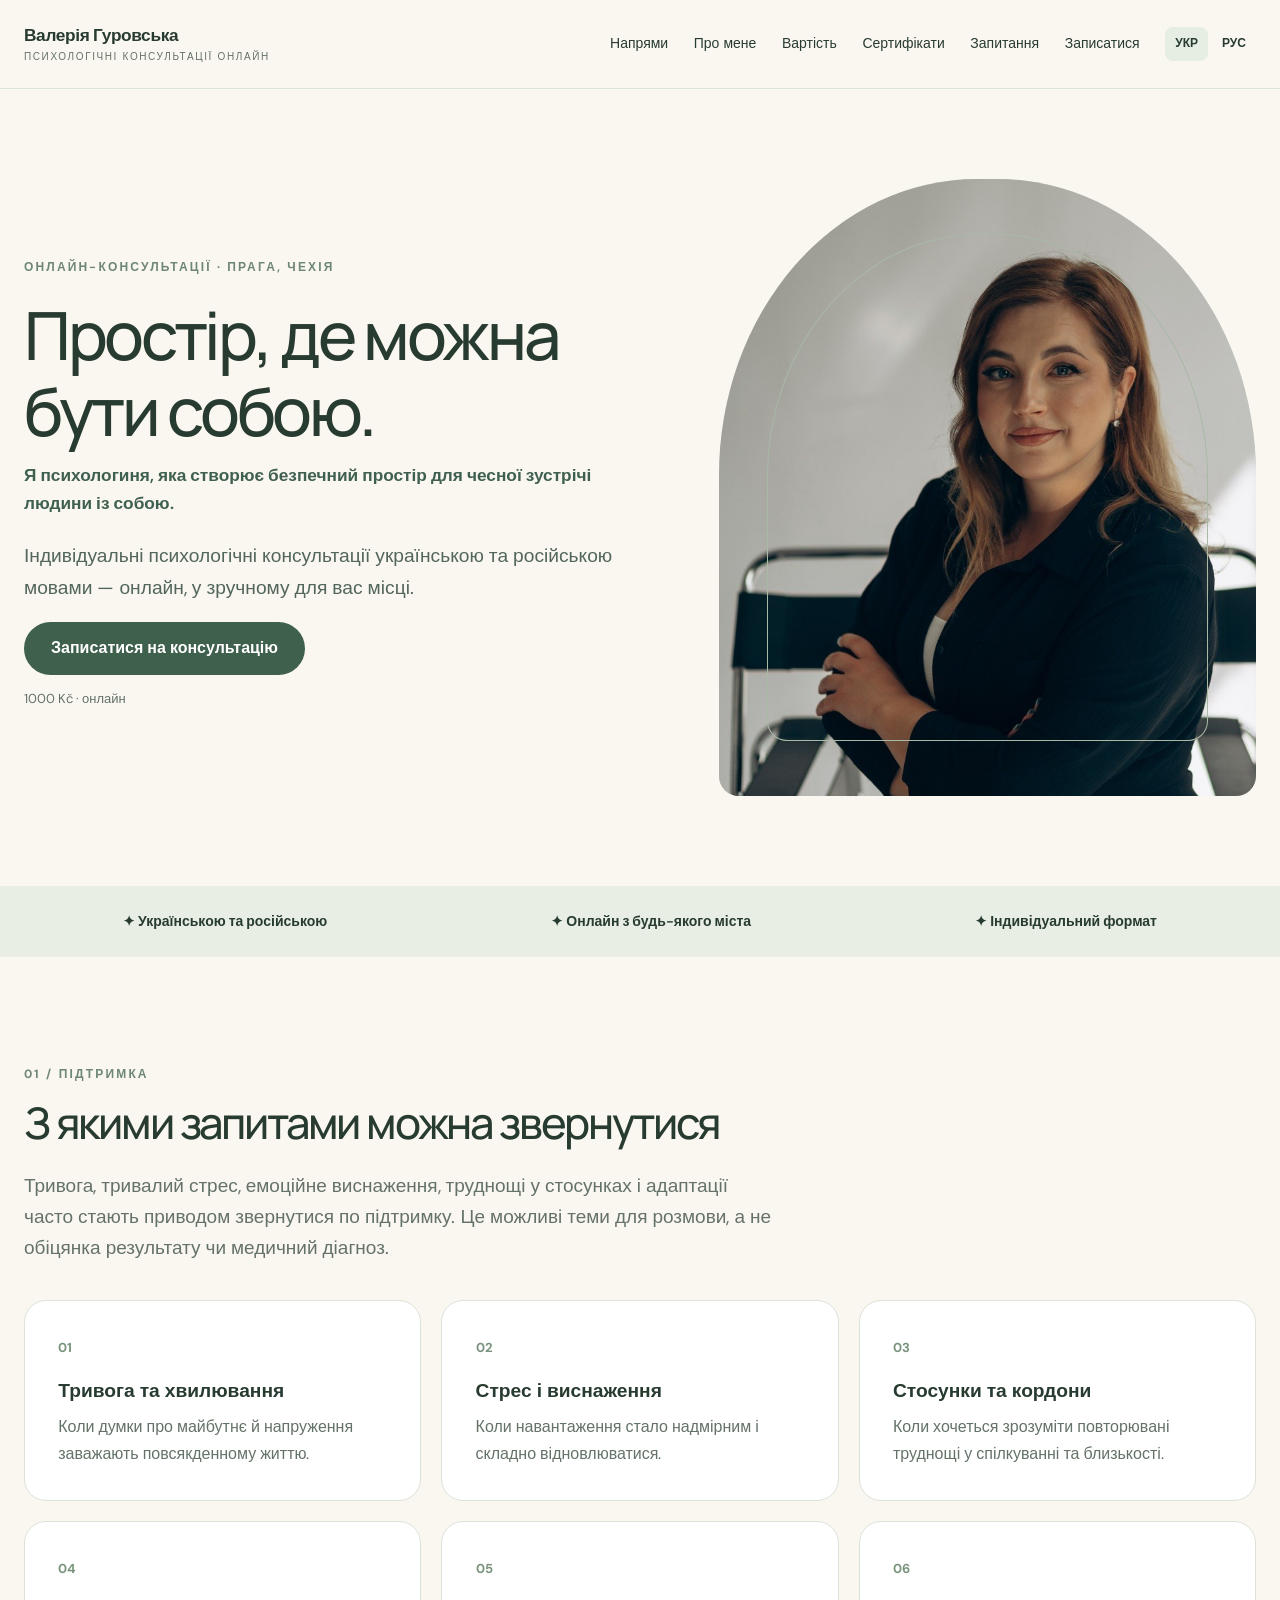
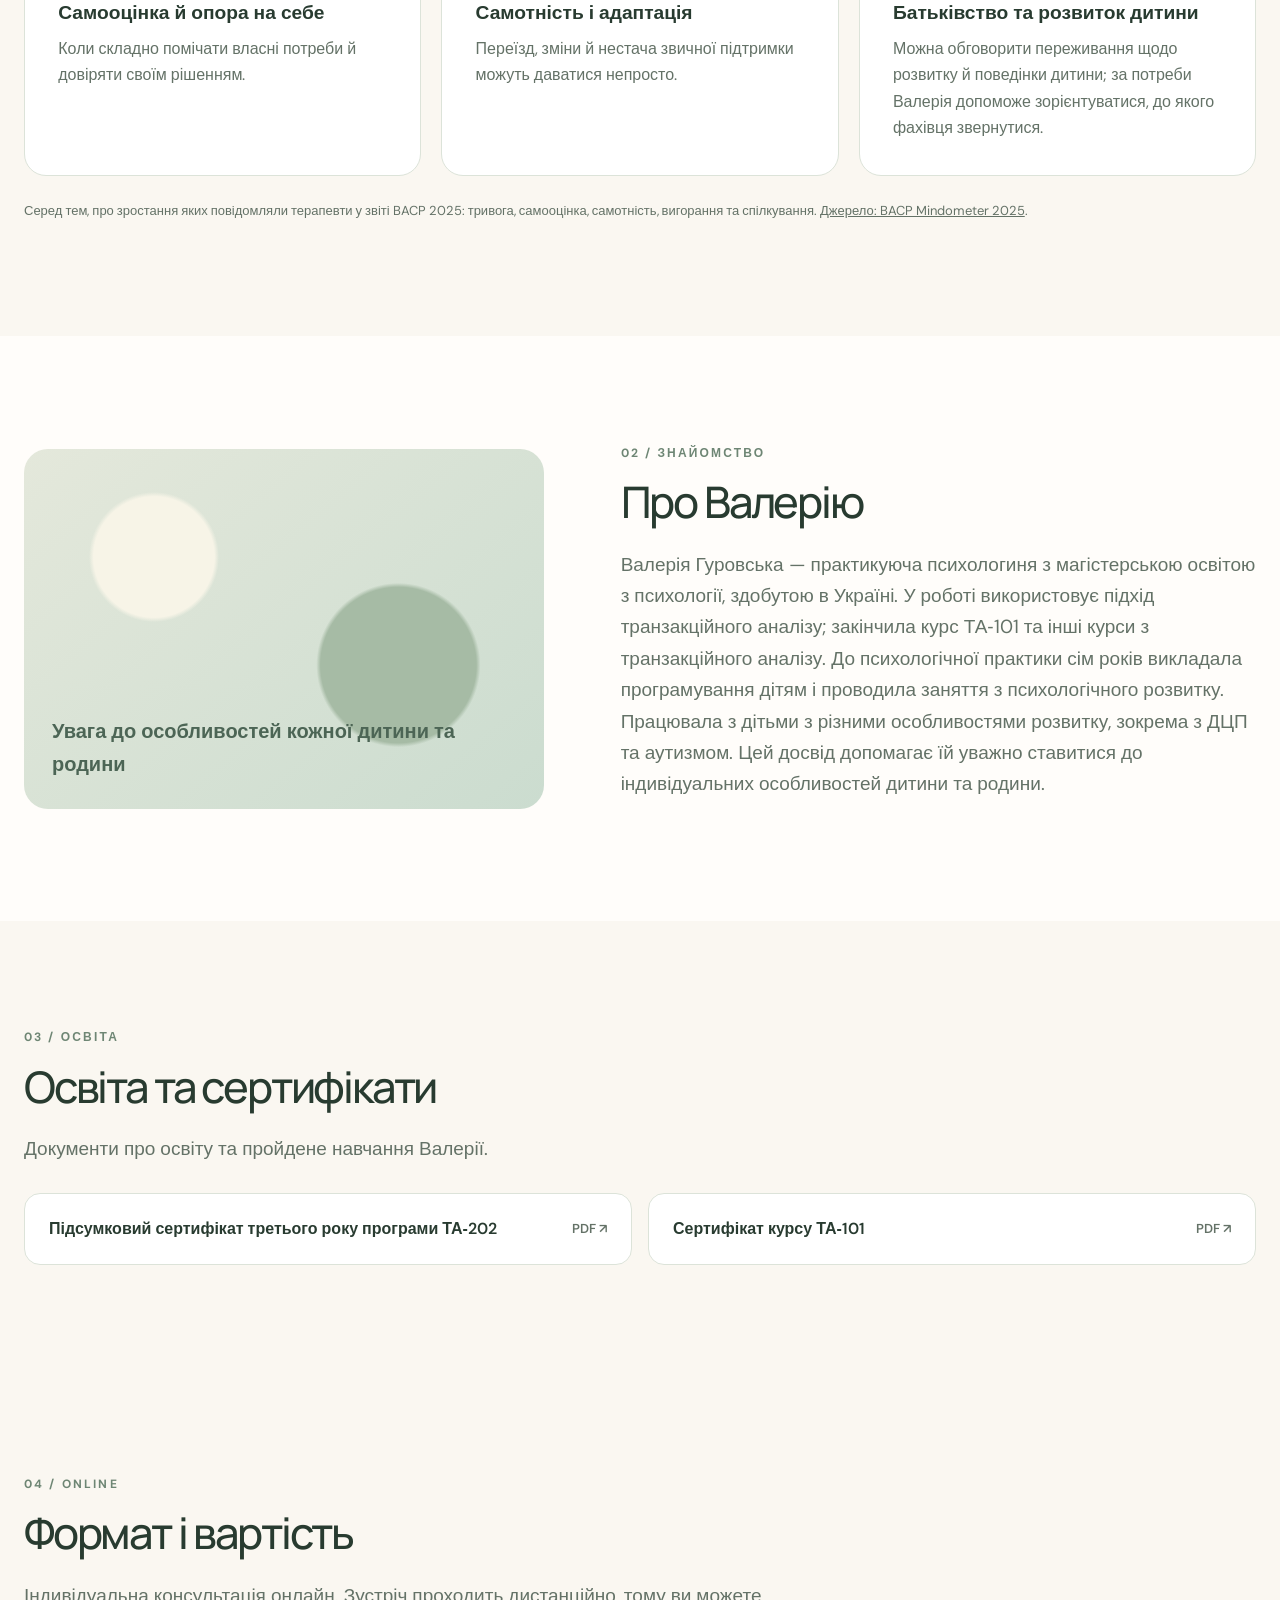
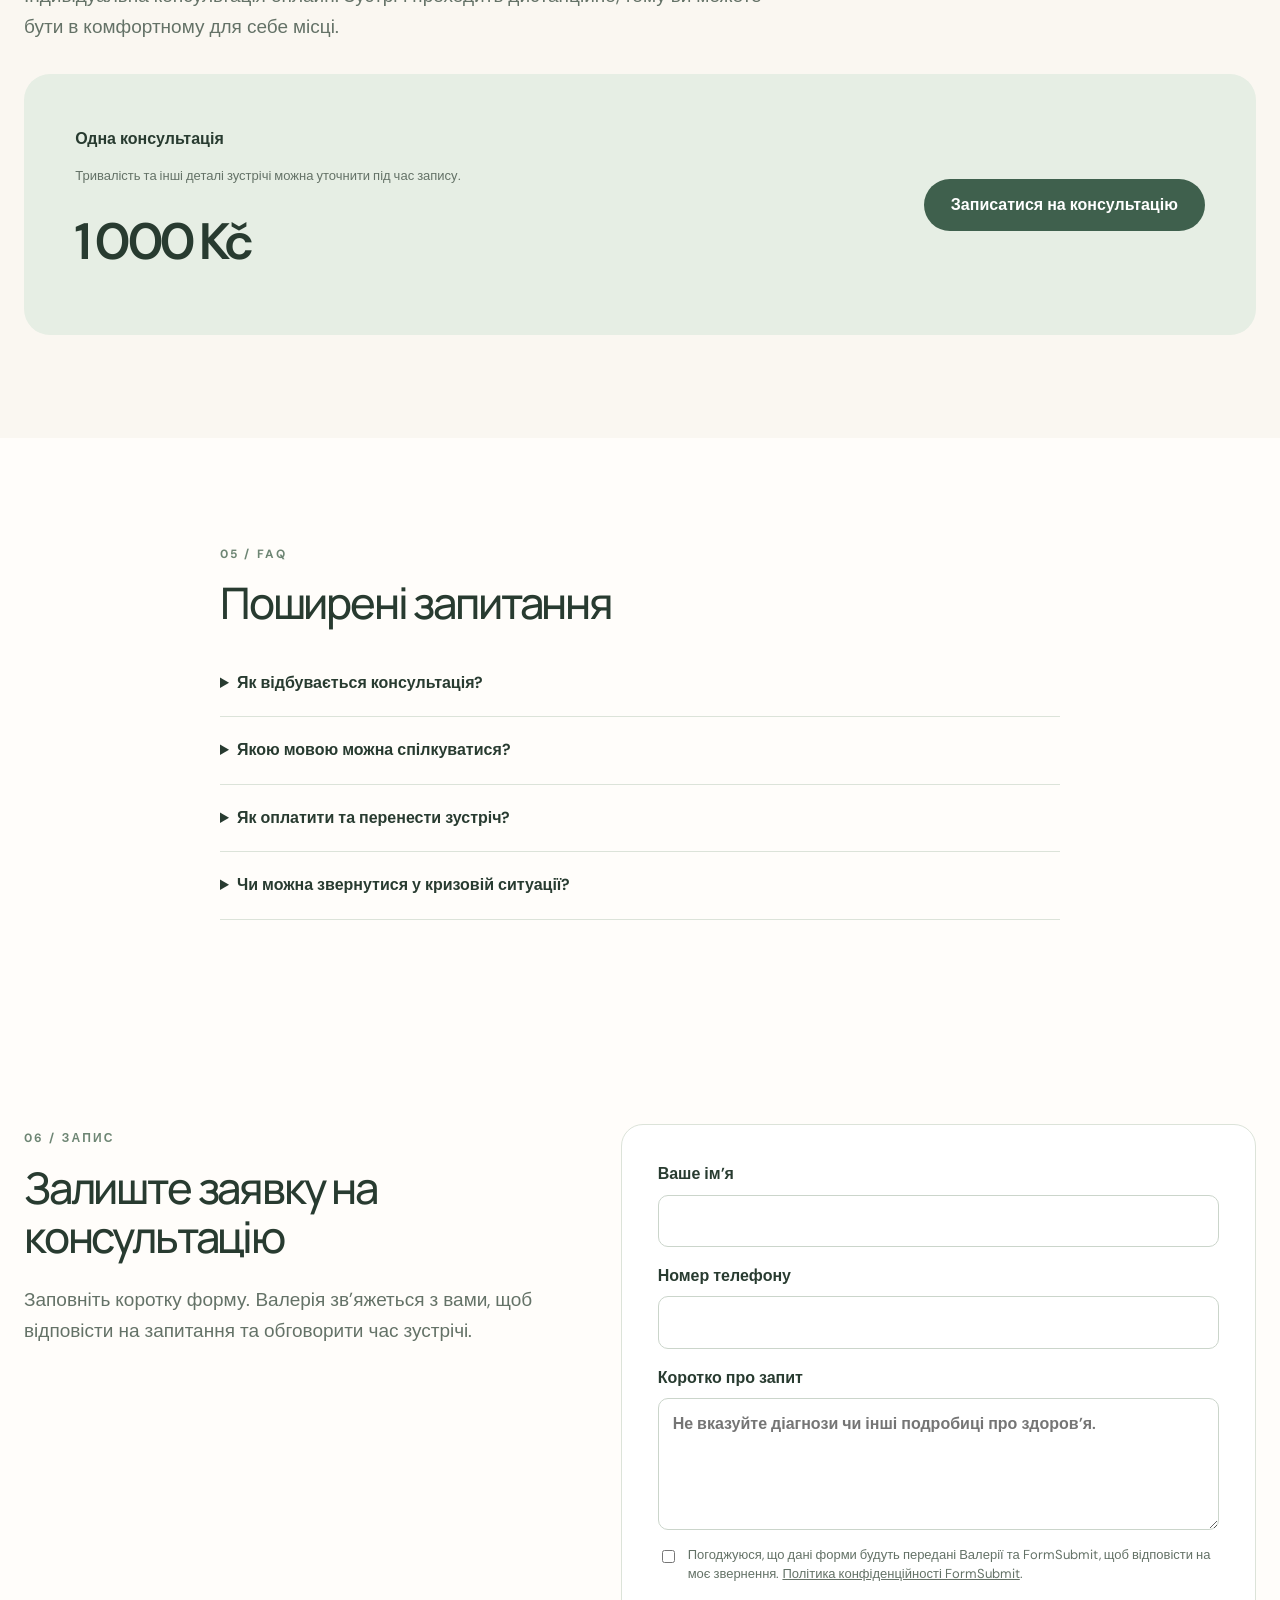
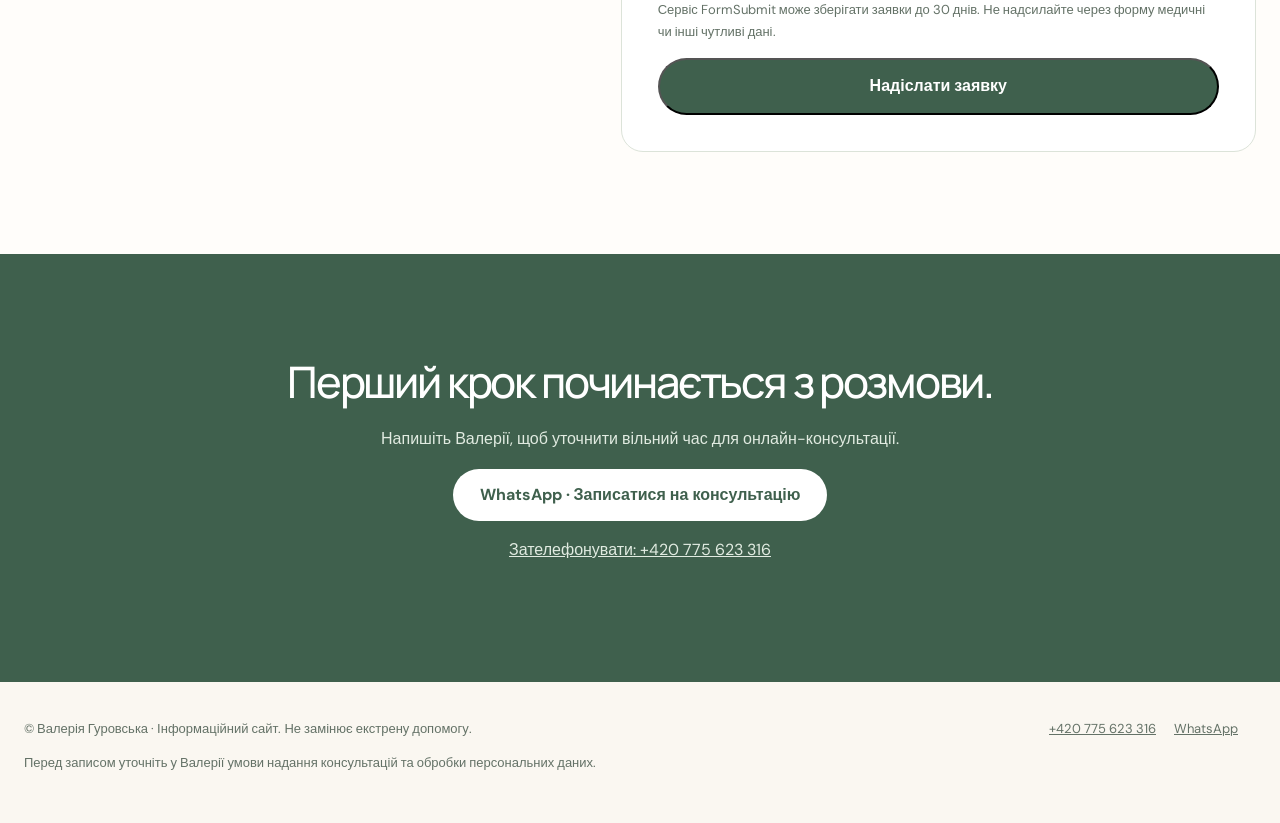
<file: index.html>
<!doctype html><html lang="uk"><head><meta charset="utf-8"><meta name="viewport" content="width=device-width, initial-scale=1"><meta name="theme-color" content="#faf7f1"><meta name="description" content="Валерія Гуровська — індивідуальні психологічні консультації онлайн українською та російською. 1000 Kč за консультацію. Запис за телефоном або WhatsApp."><meta name="robots" content="index,follow"><title>Психолог онлайн українською та російською | Валерія Гуровська</title><link rel="stylesheet" href="assets/style.css"><link rel="alternate" hreflang="uk" href="https://YOUR-DOMAIN.cz/"><link rel="alternate" hreflang="ru" href="https://YOUR-DOMAIN.cz/ru/"><link rel="alternate" hreflang="x-default" href="https://YOUR-DOMAIN.cz/"><link rel="canonical" href="https://YOUR-DOMAIN.cz/"><meta property="og:type" content="website"><meta property="og:title" content="Психолог онлайн українською та російською | Валерія Гуровська"><meta property="og:description" content="Валерія Гуровська — індивідуальні психологічні консультації онлайн українською та російською. 1000 Kč за консультацію. Запис за телефоном або WhatsApp."><meta property="og:locale" content="uk_UA"><meta property="og:url" content="https://YOUR-DOMAIN.cz/"><script type="application/ld+json">{"@context":"https://schema.org","@type":"Person","name":"Гуровська Валерія Андріївна","jobTitle":"Психолог","telephone":"+420775623316","knowsLanguage":["uk","ru"],"url":"https://YOUR-DOMAIN.cz/"}</script></head><body>
<header class="header"><div class="container header-inner"><a class="brand" href="./index.html">Валерія Гуровська<small>Психологічні консультації онлайн</small></a><nav class="nav" aria-label="Основна навігація"><a class="nav-item" href="#topics">Напрями</a><a class="nav-item" href="#about">Про мене</a><a class="nav-item" href="#price">Вартість</a><a class="nav-item" href="#certificates">Сертифікати</a><a class="nav-item" href="#faq">Запитання</a><a class="nav-item" href="#contact-form">Записатися</a><div class="lang" aria-label="Language"><a href="./index.html" lang="uk" aria-current="page">УКР</a><a href="./ru/index.html" lang="ru">РУС</a></div></nav></div></header>
<main><section class="container hero"><div><span class="eyebrow">ОНЛАЙН-КОНСУЛЬТАЦІЇ · ПРАГА, ЧЕХІЯ</span><h1>Простір, де можна бути собою.</h1><p class="promise">Я психологиня, яка створює безпечний простір для чесної зустрічі людини із собою.</p><p class="lead">Індивідуальні психологічні консультації українською та російською мовами — онлайн, у зручному для вас місці.</p><a class="button" href="https://wa.me/420775623316" target="_blank" rel="noopener noreferrer">Записатися на консультацію</a><p class="fine">1000 Kč · онлайн</p></div><div class="hero-art" role="img" aria-label="Місце для фотографії Валерії"><img class="portrait" src="assets/valeriia.jpg" alt="Психологиня Валерія Гуровська" fetchpriority="high"></div></section>
<div class="strip"><div class="container strip-inner"><span>✦ Українською та російською</span><span>✦ Онлайн з будь-якого міста</span><span>✦ Індивідуальний формат</span></div></div>
<section class="section" id="topics"><div class="container"><span class="eyebrow">01 / ПІДТРИМКА</span><h2>З якими запитами можна звернутися</h2><p class="intro">Тривога, тривалий стрес, емоційне виснаження, труднощі у стосунках і адаптації часто стають приводом звернутися по підтримку. Це можливі теми для розмови, а не обіцянка результату чи медичний діагноз.</p><div class="cards"><article class="card"><span class="number">01</span><h3>Тривога та хвилювання</h3><p>Коли думки про майбутнє й напруження заважають повсякденному життю.</p></article><article class="card"><span class="number">02</span><h3>Стрес і виснаження</h3><p>Коли навантаження стало надмірним і складно відновлюватися.</p></article><article class="card"><span class="number">03</span><h3>Стосунки та кордони</h3><p>Коли хочеться зрозуміти повторювані труднощі у спілкуванні та близькості.</p></article><article class="card"><span class="number">04</span><h3>Самооцінка й опора на себе</h3><p>Коли складно помічати власні потреби й довіряти своїм рішенням.</p></article><article class="card"><span class="number">05</span><h3>Самотність і адаптація</h3><p>Переїзд, зміни й нестача звичної підтримки можуть даватися непросто.</p></article><article class="card"><span class="number">06</span><h3>Батьківство та розвиток дитини</h3><p>Можна обговорити переживання щодо розвитку й поведінки дитини; за потреби Валерія допоможе зорієнтуватися, до якого фахівця звернутися.</p></article></div><p class="fine research-note">Серед тем, про зростання яких повідомляли терапевти у звіті BACP 2025: тривога, самооцінка, самотність, вигорання та спілкування. <a href="https://www.bacp.co.uk/about-us/about-bacp/bacp-mindometer/">Джерело: BACP Mindometer 2025</a>.</p></div></section>
<section class="section light" id="about"><div class="container split"><div class="decor"><span>Увага до особливостей кожної дитини та родини</span></div><div><span class="eyebrow">02 / ЗНАЙОМСТВО</span><h2>Про Валерію</h2><p class="intro">Валерія Гуровська — практикуюча психологиня з магістерською освітою з психології, здобутою в Україні. У роботі використовує підхід транзакційного аналізу; закінчила курс ТА‑101 та інші курси з транзакційного аналізу. До психологічної практики сім років викладала програмування дітям і проводила заняття з психологічного розвитку. Працювала з дітьми з різними особливостями розвитку, зокрема з ДЦП та аутизмом. Цей досвід допомагає їй уважно ставитися до індивідуальних особливостей дитини та родини.</p></div></div></section>
<section class="section" id="certificates"><div class="container"><span class="eyebrow">03 / ОСВІТА</span><h2>Освіта та сертифікати</h2><p class="intro">Документи про освіту та пройдене навчання Валерії.</p><div class="certificate-grid"><a class="certificate" href="assets/certificates/transactional-analysis-202-certificate.pdf" target="_blank" rel="noopener">Підсумковий сертифікат третього року програми ТА‑202 <span>PDF ↗</span></a><a class="certificate" href="assets/certificates/transactional-analysis-101.pdf" target="_blank" rel="noopener">Сертифікат курсу ТА‑101 <span>PDF ↗</span></a></div></div></section><section class="section" id="price"><div class="container"><span class="eyebrow">04 / ONLINE</span><h2>Формат і вартість</h2><p class="intro">Індивідуальна консультація онлайн. Зустріч проходить дистанційно, тому ви можете бути в комфортному для себе місці.</p><div class="price-box"><div><strong>Одна консультація</strong><p class="fine">Тривалість та інші деталі зустрічі можна уточнити під час запису.</p><div class="amount">1 000 Kč</div></div><a class="button" href="https://wa.me/420775623316" target="_blank" rel="noopener noreferrer">Записатися на консультацію</a></div></div></section>
<section class="section light" id="faq"><div class="container faq"><span class="eyebrow">05 / FAQ</span><h2>Поширені запитання</h2><details><summary>Як відбувається консультація?</summary><p>Онлайн. Платформу та посилання для підключення Валерія узгодить із вами після запису.</p></details><details><summary>Якою мовою можна спілкуватися?</summary><p>Українською або російською — обирайте ту, якою вам комфортніше.</p></details><details><summary>Як оплатити та перенести зустріч?</summary><p>Спосіб оплати й умови перенесення або скасування можна уточнити у Валерії під час запису.</p></details><details><summary>Чи можна звернутися у кризовій ситуації?</summary><p>Цей сайт не є службою екстреної допомоги. У разі безпосередньої небезпеки телефонуйте 112.</p></details></div></section>
<section class="section light" id="contact-form"><div class="container contact-layout"><div><span class="eyebrow">06 / ЗАПИС</span><h2>Залиште заявку на консультацію</h2><p class="intro">Заповніть коротку форму. Валерія зв’яжеться з вами, щоб відповісти на запитання та обговорити час зустрічі.</p></div><form class="contact-form" action="https://formsubmit.co/valeriabondar1994@gmail.com" method="POST"><input type="hidden" name="_subject" value="Заявка на консультацію із сайту"><input type="hidden" name="_template" value="table"><input type="text" name="_honey" class="honey-field" tabindex="-1" autocomplete="off"><label>Ваше ім’я<input name="name" autocomplete="name" required maxlength="100"></label><label>Номер телефону<input name="phone" type="tel" autocomplete="tel" required maxlength="40"></label><label>Коротко про запит<textarea name="request" rows="4" maxlength="500" placeholder="Не вказуйте діагнози чи інші подробиці про здоров’я."></textarea></label><label class="consent"><input type="checkbox" required><span>Погоджуюся, що дані форми будуть передані Валерії та FormSubmit, щоб відповісти на моє звернення. <a href="https://formsubmit.co/privacy.pdf" target="_blank" rel="noopener">Політика конфіденційності FormSubmit</a>.</span></label><p class="fine form-note">Сервіс FormSubmit може зберігати заявки до 30 днів. Не надсилайте через форму медичні чи інші чутливі дані.</p><button class="button" type="submit">Надіслати заявку</button></form></div></section><section class="cta" id="contact"><h2>Перший крок починається з розмови.</h2><p>Напишіть Валерії, щоб уточнити вільний час для онлайн-консультації.</p><a class="button inverse" href="https://wa.me/420775623316" target="_blank" rel="noopener noreferrer">WhatsApp · Записатися на консультацію</a><p><a href="tel:+420775623316">Зателефонувати: +420 775 623 316</a></p></section></main>
<footer class="footer"><div class="container footer-inner"><div>© Валерія Гуровська · Інформаційний сайт. Не замінює екстрену допомогу.<p class="fine">Перед записом уточніть у Валерії умови надання консультацій та обробки персональних даних.</p></div><div><a href="tel:+420775623316">+420 775 623 316</a><a href="https://wa.me/420775623316">WhatsApp</a></div></div></footer><div class="mobile-action"><a class="button" href="https://wa.me/420775623316" target="_blank" rel="noopener noreferrer">Записатися на консультацію</a></div></body></html>
</file>
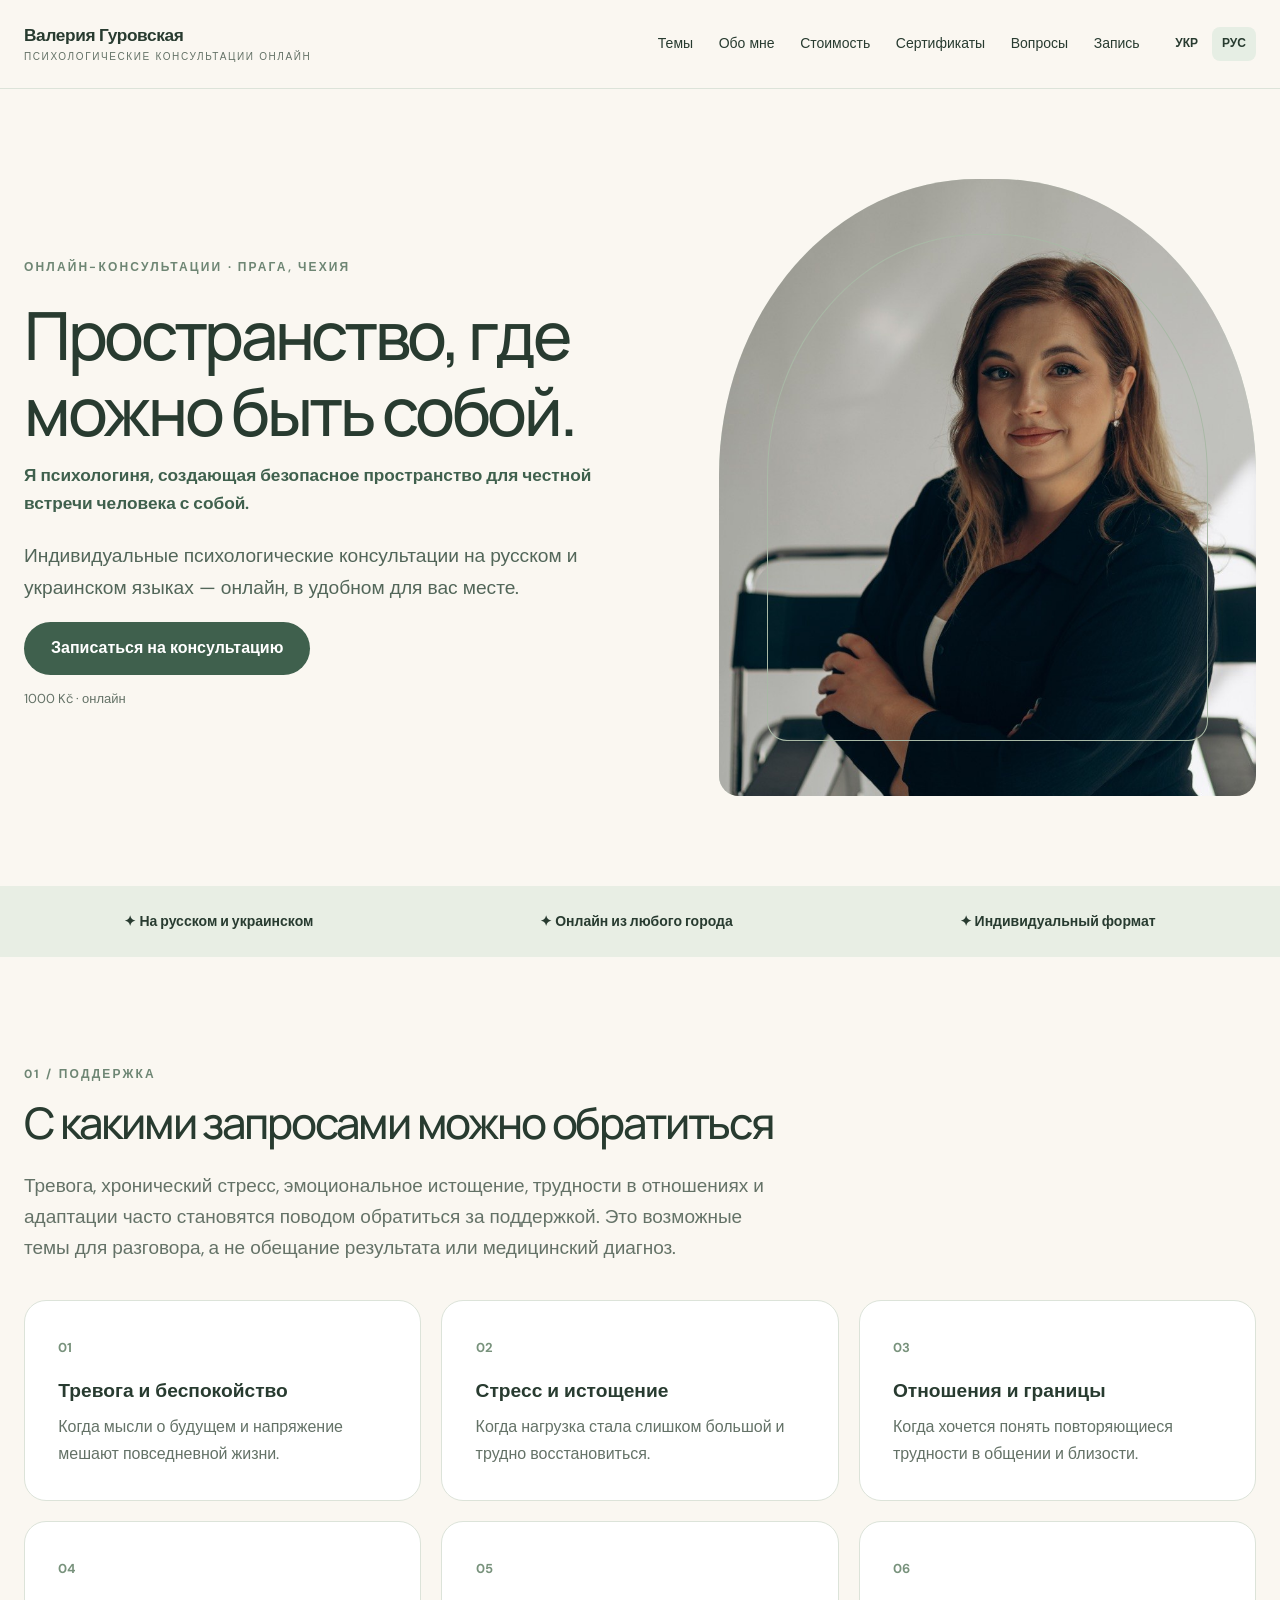
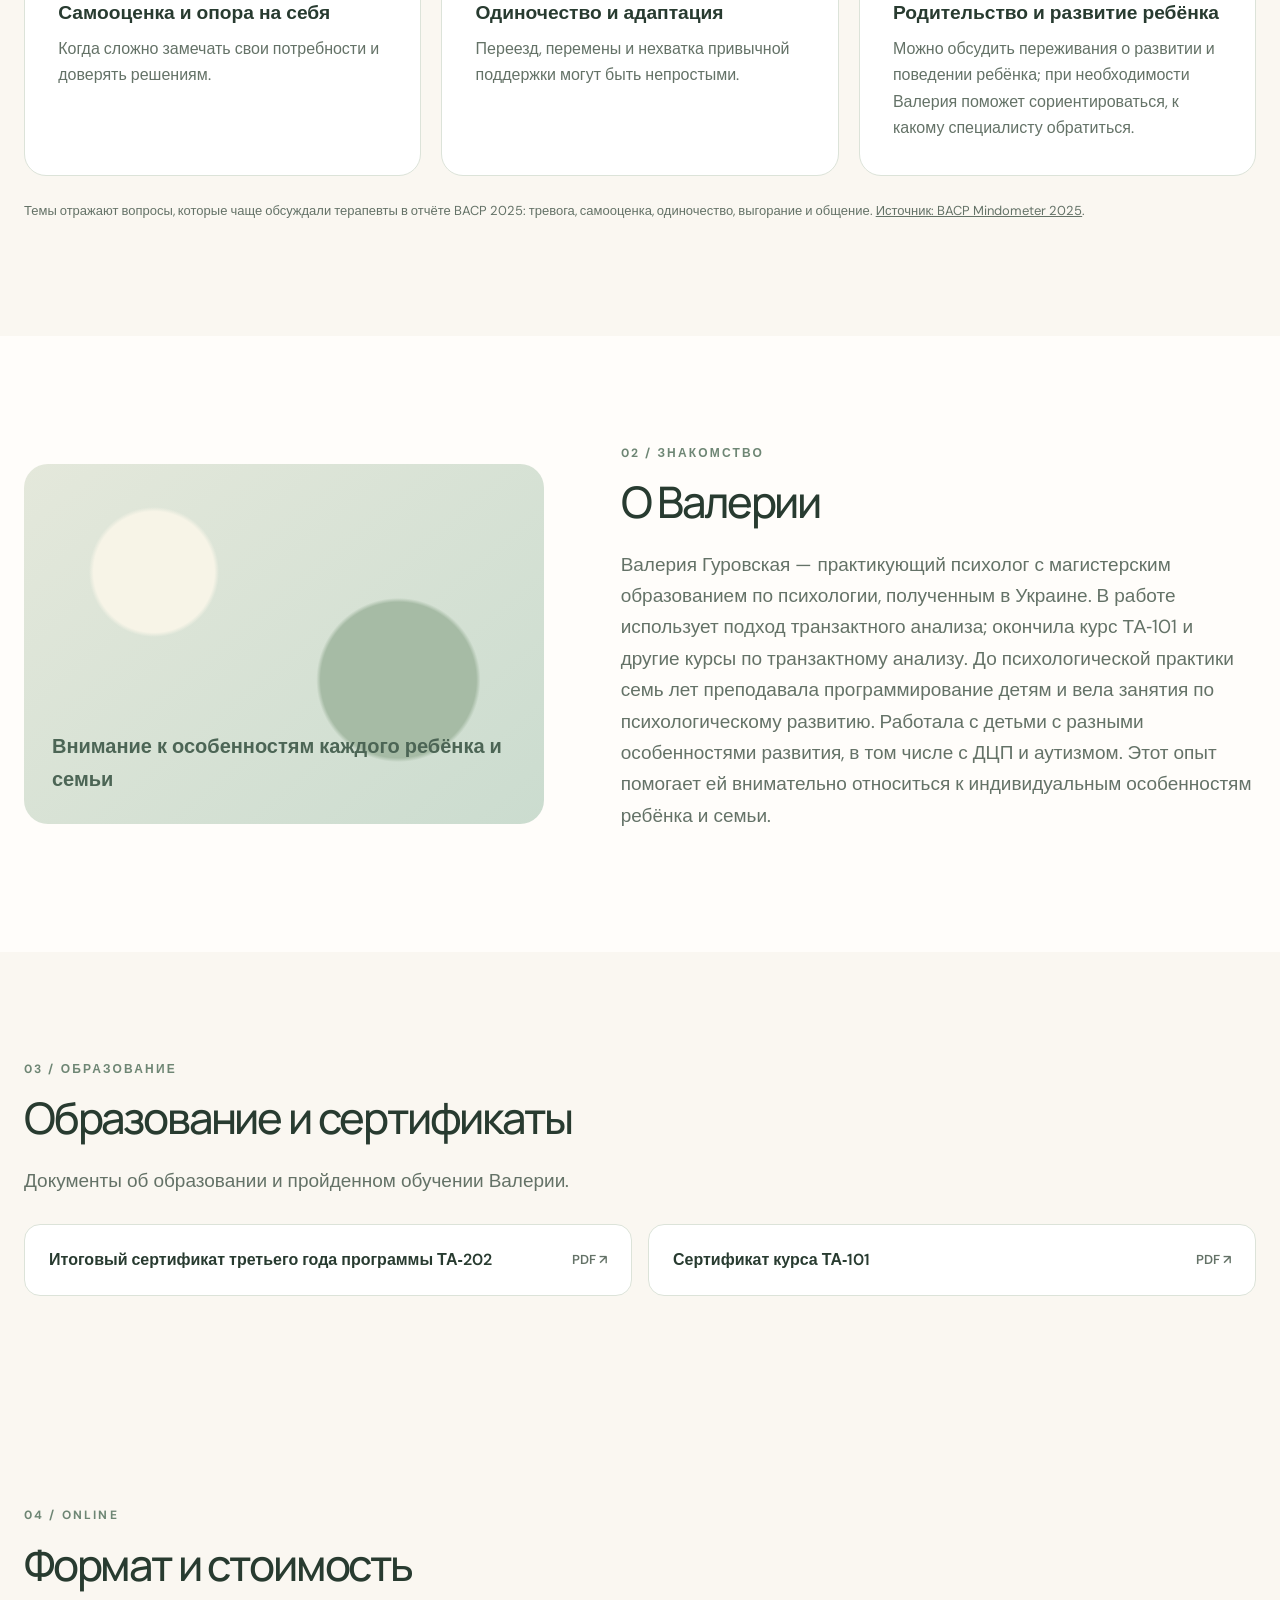
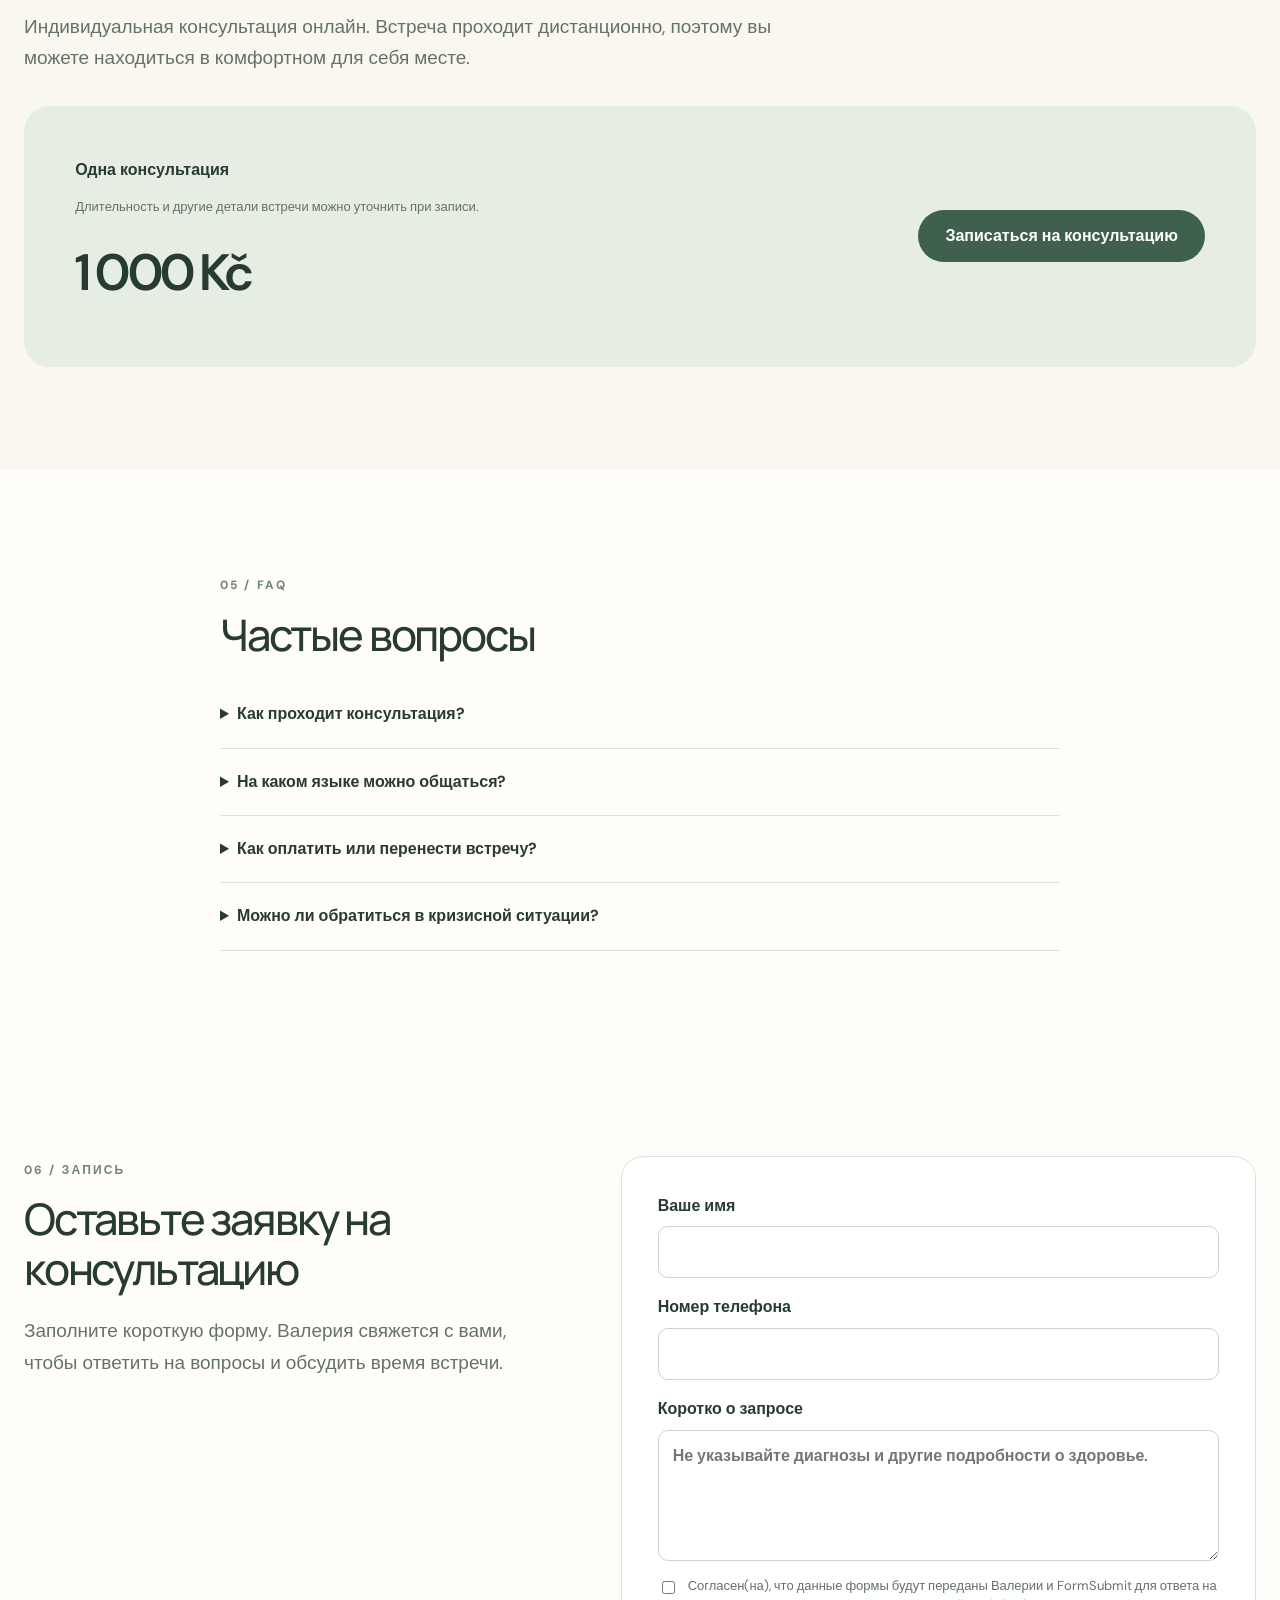
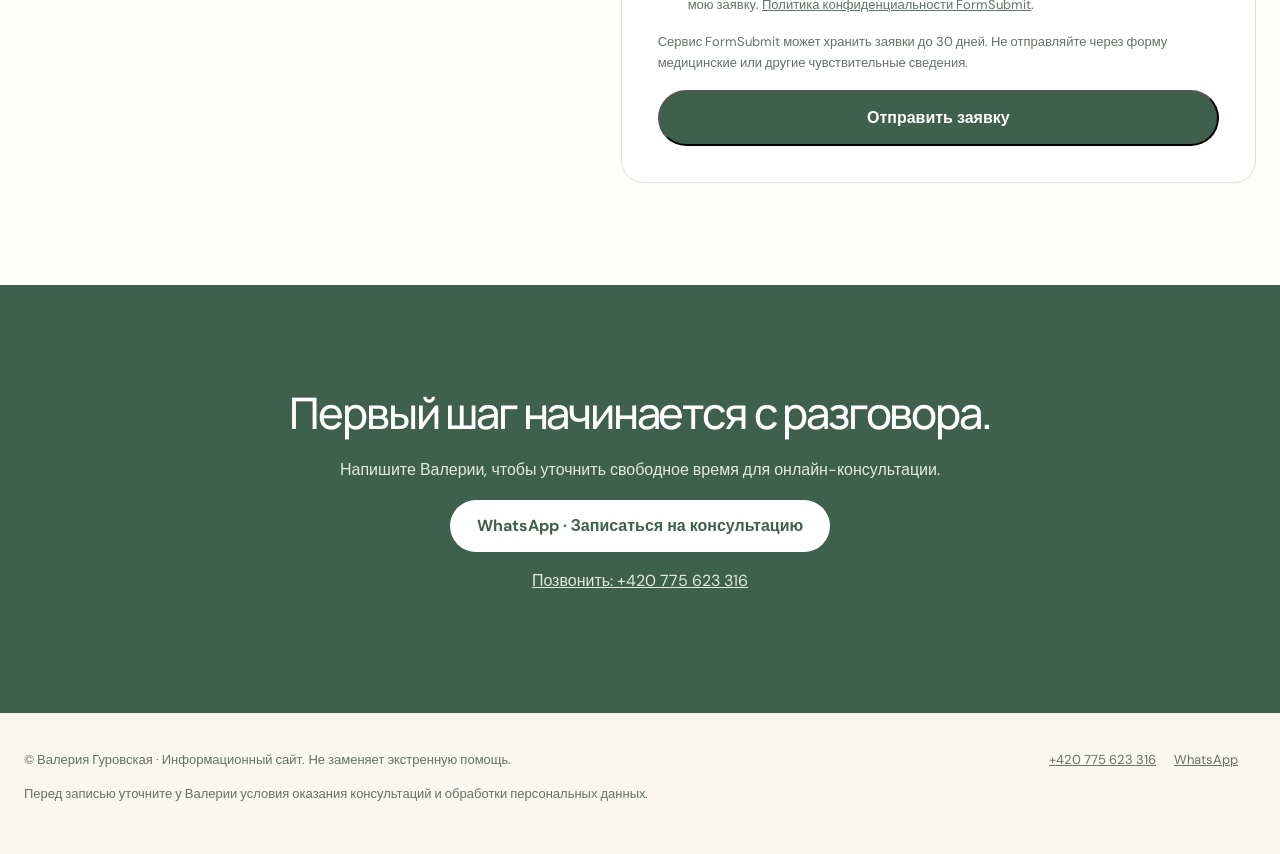
<file: ru/index.html>
<!doctype html><html lang="ru"><head><meta charset="utf-8"><meta name="viewport" content="width=device-width, initial-scale=1"><meta name="theme-color" content="#faf7f1"><meta name="description" content="Валерия Гуровская — индивидуальные психологические консультации онлайн на русском и украинском. Стоимость 1000 Kč. Запись по телефону или WhatsApp."><meta name="robots" content="index,follow"><title>Психолог онлайн на русском и украинском | Валерия Гуровская</title><link rel="stylesheet" href="../assets/style.css"><link rel="alternate" hreflang="uk" href="https://YOUR-DOMAIN.cz/"><link rel="alternate" hreflang="ru" href="https://YOUR-DOMAIN.cz/ru/"><link rel="alternate" hreflang="x-default" href="https://YOUR-DOMAIN.cz/"><link rel="canonical" href="https://YOUR-DOMAIN.cz/ru/"><meta property="og:type" content="website"><meta property="og:title" content="Психолог онлайн на русском и украинском | Валерия Гуровская"><meta property="og:description" content="Валерия Гуровская — индивидуальные психологические консультации онлайн на русском и украинском. Стоимость 1000 Kč. Запись по телефону или WhatsApp."><meta property="og:locale" content="ru_RU"><meta property="og:url" content="https://YOUR-DOMAIN.cz/ru/"><script type="application/ld+json">{"@context":"https://schema.org","@type":"Person","name":"Гуровська Валерія Андріївна","jobTitle":"Психолог","telephone":"+420775623316","knowsLanguage":["uk","ru"],"url":"https://YOUR-DOMAIN.cz/ru/"}</script></head><body>
<header class="header"><div class="container header-inner"><a class="brand" href="../index.html">Валерия Гуровская<small>Психологические консультации онлайн</small></a><nav class="nav" aria-label="Основная навигация"><a class="nav-item" href="#topics">Темы</a><a class="nav-item" href="#about">Обо мне</a><a class="nav-item" href="#price">Стоимость</a><a class="nav-item" href="#certificates">Сертификаты</a><a class="nav-item" href="#faq">Вопросы</a><a class="nav-item" href="#contact-form">Запись</a><div class="lang" aria-label="Language"><a href="../index.html" lang="uk">УКР</a><a href="./index.html" lang="ru" aria-current="page">РУС</a></div></nav></div></header>
<main><section class="container hero"><div><span class="eyebrow">ОНЛАЙН-КОНСУЛЬТАЦИИ · ПРАГА, ЧЕХИЯ</span><h1>Пространство, где можно быть собой.</h1><p class="promise">Я психологиня, создающая безопасное пространство для честной встречи человека с собой.</p><p class="lead">Индивидуальные психологические консультации на русском и украинском языках — онлайн, в удобном для вас месте.</p><a class="button" href="https://wa.me/420775623316" target="_blank" rel="noopener noreferrer">Записаться на консультацию</a><p class="fine">1000 Kč · онлайн</p></div><div class="hero-art" role="img" aria-label="Место для фотографии Валерии"><img class="portrait" src="../assets/valeriia.jpg" alt="Психолог Валерия Гуровская" fetchpriority="high"></div></section>
<div class="strip"><div class="container strip-inner"><span>✦ На русском и украинском</span><span>✦ Онлайн из любого города</span><span>✦ Индивидуальный формат</span></div></div>
<section class="section" id="topics"><div class="container"><span class="eyebrow">01 / ПОДДЕРЖКА</span><h2>С какими запросами можно обратиться</h2><p class="intro">Тревога, хронический стресс, эмоциональное истощение, трудности в отношениях и адаптации часто становятся поводом обратиться за поддержкой. Это возможные темы для разговора, а не обещание результата или медицинский диагноз.</p><div class="cards"><article class="card"><span class="number">01</span><h3>Тревога и беспокойство</h3><p>Когда мысли о будущем и напряжение мешают повседневной жизни.</p></article><article class="card"><span class="number">02</span><h3>Стресс и истощение</h3><p>Когда нагрузка стала слишком большой и трудно восстановиться.</p></article><article class="card"><span class="number">03</span><h3>Отношения и границы</h3><p>Когда хочется понять повторяющиеся трудности в общении и близости.</p></article><article class="card"><span class="number">04</span><h3>Самооценка и опора на себя</h3><p>Когда сложно замечать свои потребности и доверять решениям.</p></article><article class="card"><span class="number">05</span><h3>Одиночество и адаптация</h3><p>Переезд, перемены и нехватка привычной поддержки могут быть непростыми.</p></article><article class="card"><span class="number">06</span><h3>Родительство и развитие ребёнка</h3><p>Можно обсудить переживания о развитии и поведении ребёнка; при необходимости Валерия поможет сориентироваться, к какому специалисту обратиться.</p></article></div><p class="fine research-note">Темы отражают вопросы, которые чаще обсуждали терапевты в отчёте BACP 2025: тревога, самооценка, одиночество, выгорание и общение. <a href="https://www.bacp.co.uk/about-us/about-bacp/bacp-mindometer/">Источник: BACP Mindometer 2025</a>.</p></div></section>
<section class="section light" id="about"><div class="container split"><div class="decor"><span>Внимание к особенностям каждого ребёнка и семьи</span></div><div><span class="eyebrow">02 / ЗНАКОМСТВО</span><h2>О Валерии</h2><p class="intro">Валерия Гуровская — практикующий психолог с магистерским образованием по психологии, полученным в Украине. В работе использует подход транзактного анализа; окончила курс ТА‑101 и другие курсы по транзактному анализу. До психологической практики семь лет преподавала программирование детям и вела занятия по психологическому развитию. Работала с детьми с разными особенностями развития, в том числе с ДЦП и аутизмом. Этот опыт помогает ей внимательно относиться к индивидуальным особенностям ребёнка и семьи.</p></div></div></section>
<section class="section" id="certificates"><div class="container"><span class="eyebrow">03 / ОБРАЗОВАНИЕ</span><h2>Образование и сертификаты</h2><p class="intro">Документы об образовании и пройденном обучении Валерии.</p><div class="certificate-grid"><a class="certificate" href="../assets/certificates/transactional-analysis-202-certificate.pdf" target="_blank" rel="noopener">Итоговый сертификат третьего года программы ТА‑202 <span>PDF ↗</span></a><a class="certificate" href="../assets/certificates/transactional-analysis-101.pdf" target="_blank" rel="noopener">Сертификат курса ТА‑101 <span>PDF ↗</span></a></div></div></section><section class="section" id="price"><div class="container"><span class="eyebrow">04 / ONLINE</span><h2>Формат и стоимость</h2><p class="intro">Индивидуальная консультация онлайн. Встреча проходит дистанционно, поэтому вы можете находиться в комфортном для себя месте.</p><div class="price-box"><div><strong>Одна консультация</strong><p class="fine">Длительность и другие детали встречи можно уточнить при записи.</p><div class="amount">1 000 Kč</div></div><a class="button" href="https://wa.me/420775623316" target="_blank" rel="noopener noreferrer">Записаться на консультацию</a></div></div></section>
<section class="section light" id="faq"><div class="container faq"><span class="eyebrow">05 / FAQ</span><h2>Частые вопросы</h2><details><summary>Как проходит консультация?</summary><p>Онлайн. Платформу и ссылку для подключения Валерия согласует с вами после записи.</p></details><details><summary>На каком языке можно общаться?</summary><p>На русском или украинском — выбирайте язык, на котором вам комфортнее.</p></details><details><summary>Как оплатить или перенести встречу?</summary><p>Способ оплаты и условия переноса или отмены можно уточнить у Валерии при записи.</p></details><details><summary>Можно ли обратиться в кризисной ситуации?</summary><p>Этот сайт не является службой экстренной помощи. При непосредственной опасности звоните 112.</p></details></div></section>
<section class="section light" id="contact-form"><div class="container contact-layout"><div><span class="eyebrow">06 / ЗАПИСЬ</span><h2>Оставьте заявку на консультацию</h2><p class="intro">Заполните короткую форму. Валерия свяжется с вами, чтобы ответить на вопросы и обсудить время встречи.</p></div><form class="contact-form" action="https://formsubmit.co/valeriabondar1994@gmail.com" method="POST"><input type="hidden" name="_subject" value="Заявка на консультацию с сайта"><input type="hidden" name="_template" value="table"><input type="text" name="_honey" class="honey-field" tabindex="-1" autocomplete="off"><label>Ваше имя<input name="name" autocomplete="name" required maxlength="100"></label><label>Номер телефона<input name="phone" type="tel" autocomplete="tel" required maxlength="40"></label><label>Коротко о запросе<textarea name="request" rows="4" maxlength="500" placeholder="Не указывайте диагнозы и другие подробности о здоровье."></textarea></label><label class="consent"><input type="checkbox" required><span>Согласен(на), что данные формы будут переданы Валерии и FormSubmit для ответа на мою заявку. <a href="https://formsubmit.co/privacy.pdf" target="_blank" rel="noopener">Политика конфиденциальности FormSubmit</a>.</span></label><p class="fine form-note">Сервис FormSubmit может хранить заявки до 30 дней. Не отправляйте через форму медицинские или другие чувствительные сведения.</p><button class="button" type="submit">Отправить заявку</button></form></div></section><section class="cta" id="contact"><h2>Первый шаг начинается с разговора.</h2><p>Напишите Валерии, чтобы уточнить свободное время для онлайн-консультации.</p><a class="button inverse" href="https://wa.me/420775623316" target="_blank" rel="noopener noreferrer">WhatsApp · Записаться на консультацию</a><p><a href="tel:+420775623316">Позвонить: +420 775 623 316</a></p></section></main>
<footer class="footer"><div class="container footer-inner"><div>© Валерия Гуровская · Информационный сайт. Не заменяет экстренную помощь.<p class="fine">Перед записью уточните у Валерии условия оказания консультаций и обработки персональных данных.</p></div><div><a href="tel:+420775623316">+420 775 623 316</a><a href="https://wa.me/420775623316">WhatsApp</a></div></div></footer><div class="mobile-action"><a class="button" href="https://wa.me/420775623316" target="_blank" rel="noopener noreferrer">Записаться на консультацию</a></div></body></html>
</file>
<file: assets/style.css>
@import url('https://fonts.googleapis.com/css2?family=DM+Sans:wght@400;500;600;700&family=Manrope:wght@400;500;600;700&display=swap');
:root{--bg:#faf7f1;--paper:#fffdfa;--ink:#283b30;--muted:#647267;--sage:#e6eee4;--green:#3f604d;--border:#dce3d9;--gold:#b49c76;--max:1240px}*,*::before,*::after{box-sizing:border-box}html{scroll-behavior:smooth;scroll-padding-top:90px}body{margin:0;min-width:320px;background:var(--bg);color:var(--ink);font-family:'DM Sans',Arial,sans-serif;line-height:1.65;-webkit-text-size-adjust:100%;overflow-wrap:break-word}a{color:inherit}a:focus-visible,summary:focus-visible{outline:3px solid #b78d55;outline-offset:4px}button{font:inherit}.container{width:min(calc(100% - 48px),var(--max));margin-inline:auto}.header{position:sticky;top:0;z-index:30;background:#faf7f1f5;backdrop-filter:blur(14px);border-bottom:1px solid var(--border)}.header-inner{display:flex;align-items:center;justify-content:space-between;gap:24px;min-height:88px}.brand{text-decoration:none;font-weight:700;line-height:1.25;letter-spacing:-.02em;font-size:clamp(15px,1.35vw,19px)}.brand small{display:block;font-size:10px;letter-spacing:.16em;text-transform:uppercase;font-weight:500;color:var(--muted);margin-top:4px}.nav{display:flex;align-items:center;gap:clamp(12px,2vw,30px);font-size:14px}.nav>a{text-decoration:none}.nav>a:hover{text-decoration:underline}.lang{display:flex;gap:4px;flex-shrink:0}.lang a{padding:7px 10px;border-radius:8px;text-decoration:none;font-size:12px;font-weight:700}.lang a[aria-current=page]{background:var(--sage)}.hero{display:grid;grid-template-columns:minmax(0,1.08fr) minmax(0,.92fr);gap:clamp(24px,5vw,80px);align-items:center;padding-block:clamp(52px,7vw,108px)}.eyebrow{text-transform:uppercase;letter-spacing:.18em;font-size:12px;font-weight:700;color:#6e8674}.hero h1,h2{font-family:Manrope,Arial,sans-serif;font-weight:500;line-height:1.14;letter-spacing:-.05em}h1{font-size:clamp(39px,5.2vw,78px);margin:18px 0 24px}h2{font-size:clamp(30px,3.4vw,52px);margin:12px 0 22px}.lead{font-size:clamp(17px,1.5vw,21px);max-width:620px;color:#526659}.promise{max-width:620px;margin:-12px 0 22px;color:var(--green);font-size:clamp(16px,1.35vw,19px);font-weight:600}.button{display:inline-flex;align-items:center;justify-content:center;min-height:50px;padding:13px 27px;border-radius:100px;background:var(--green);color:white;text-decoration:none;font-weight:700;text-align:center;transition:transform .2s,background .2s}.button:hover{background:#2e4a39;transform:translateY(-2px)}.button.inverse{background:white;color:var(--green)}.muted{color:var(--muted)}.fine{font-size:13px;color:var(--muted)}.hero-art{aspect-ratio:4/4.6;max-height:650px;border-radius:48% 48% 20px 20px;background:radial-gradient(circle at 70% 22%,#f6f1e5 0 14%,transparent 15%),radial-gradient(circle at 18% 72%,#c4d5c2 0 24%,transparent 25%),linear-gradient(135deg,#e8ede2,#c8d8c7 65%,#eee1d0);display:grid;place-items:center;padding:12%;position:relative;overflow:hidden}.hero-art:before{content:'';position:absolute;inset:9%;border:1px solid #a9b9a6;border-radius:48% 48% 20px 20px}.photo-placeholder{position:relative;text-align:center;z-index:1;padding:24px;border:1px dashed #879d8a;border-radius:16px;background:#fffdfacc;max-width:300px}.photo-placeholder strong{display:block}.strip{background:#e8eee4;padding:24px 0}.strip-inner{display:flex;flex-wrap:wrap;justify-content:space-around;gap:12px 26px;font-size:14px;font-weight:600}.section{padding-block:clamp(64px,8vw,112px)}.section.light{background:var(--paper)}.intro{max-width:750px;color:var(--muted);font-size:clamp(16px,1.5vw,19px)}.cards{display:grid;grid-template-columns:repeat(3,minmax(0,1fr));gap:20px;margin-top:36px}.card{border:1px solid var(--border);background:white;border-radius:22px;padding:clamp(22px,2.6vw,36px)}.card .number{color:#78927c;font-weight:700;font-size:13px}.card h3{font-size:clamp(18px,1.5vw,23px);line-height:1.35;margin:18px 0 10px}.card p{color:var(--muted);margin:0}.split{display:grid;grid-template-columns:minmax(0,.9fr) minmax(0,1.1fr);align-items:center;gap:clamp(30px,6vw,88px)}.decor{min-height:360px;border-radius:24px;background:radial-gradient(circle at 25% 30%,#f7f4e7 0 13%,transparent 14%),radial-gradient(circle at 72% 60%,#a6bba5 0 18%,transparent 19%),linear-gradient(140deg,#e4e8db,#cbdccf);display:flex;align-items:end;padding:28px;color:#4c6555}.bullets{padding-left:20px;color:var(--muted)}.bullets li{margin:10px 0}.price-box{display:flex;align-items:center;justify-content:space-between;gap:30px;background:var(--sage);padding:clamp(26px,4vw,52px);border-radius:26px;margin-top:32px}.amount{font-size:clamp(34px,4vw,52px);letter-spacing:-.05em;font-weight:600;white-space:nowrap}.faq{max-width:840px}.faq details{border-bottom:1px solid var(--border);padding:20px 0}.faq summary{font-weight:700;cursor:pointer}.faq p{color:var(--muted)}.cta{text-align:center;background:var(--green);color:white;padding:clamp(72px,8vw,115px) 24px}.cta h2{max-width:800px;margin:0 auto 20px}.cta p{color:#e1ebe1}.footer{padding:36px 0;color:var(--muted);font-size:13px}.footer-inner{display:flex;justify-content:space-between;flex-wrap:wrap;gap:18px}.footer a{margin-right:18px}.notice{font-size:12px;color:#806b46;background:#f5ead7;padding:7px 10px;border-radius:8px;display:inline-block}.mobile-action{display:none}@media(max-width:1000px){.nav .nav-item{display:none}.hero{grid-template-columns:1fr 1fr;gap:28px}.cards{grid-template-columns:repeat(2,minmax(0,1fr))}.split{gap:34px}}@media(max-width:760px){.header-inner{min-height:72px}.hero{grid-template-columns:1fr;padding-block:42px 64px}.hero-art{width:min(100%,470px);aspect-ratio:5/4;max-height:390px;margin-inline:auto;border-radius:42% 42% 20px 20px}.split{grid-template-columns:1fr}.decor{min-height:250px}.price-box{align-items:flex-start;flex-direction:column}.cards{grid-template-columns:1fr}.section{padding-block:66px}}@media(max-width:480px){.container{width:min(calc(100% - 32px),var(--max))}.brand{font-size:14px}.brand small{font-size:9px}.header-inner{gap:8px}.nav{gap:6px}.lang a{padding:8px}.hero h1{font-size:clamp(35px,10vw,46px)}.hero-art{min-height:270px}.card{padding:23px}.mobile-action{display:block;position:fixed;bottom:0;left:0;right:0;z-index:40;background:#faf7f1f5;backdrop-filter:blur(12px);padding:10px 16px max(10px,env(safe-area-inset-bottom));box-shadow:0 -4px 18px #00000016}.mobile-action .button{display:flex;width:100%;margin:0}.footer{padding-bottom:100px}}@media(min-width:1800px){:root{--max:1420px}.container{width:min(calc(100% - 120px),var(--max))}.hero{padding-block:120px}.hero-art{max-height:720px}}@media(min-width:3000px){:root{--max:1800px}body{font-size:21px}.nav{font-size:19px}.hero h1{font-size:104px}.lead{font-size:28px}.hero-art{max-height:900px}.section{padding-block:160px}}@media(prefers-reduced-motion:reduce){html{scroll-behavior:auto}.button{transition:none}}
.hero-art{padding:0}.hero-art:before{z-index:1;pointer-events:none}.portrait{width:100%;height:100%;object-fit:cover;object-position:center 25%;position:absolute;inset:0}.certificate-grid{display:grid;grid-template-columns:repeat(2,minmax(0,1fr));gap:16px;margin-top:28px}.certificate{display:flex;justify-content:space-between;align-items:center;gap:18px;padding:22px 24px;background:white;border:1px solid var(--border);border-radius:16px;text-decoration:none;font-weight:600}.certificate:hover{border-color:var(--green);background:var(--paper)}.certificate span{color:var(--muted);white-space:nowrap;font-size:13px}.research-note{margin-top:24px}.decor{font-size:20px;font-weight:600}.nav .nav-item{white-space:nowrap}@media(max-width:1000px){.nav .nav-item{display:inline-block}.nav{max-width:100%;overflow-x:auto;scrollbar-width:thin}.header-inner{flex-wrap:wrap;padding-block:12px}.certificate-grid{grid-template-columns:1fr}}@media(max-width:480px){.nav{width:100%;order:2;justify-content:flex-start;padding-bottom:4px}.header-inner{row-gap:2px}.brand{max-width:68%}.certificate{padding:18px}}
.contact-layout{display:grid;grid-template-columns:minmax(0,.9fr) minmax(0,1.1fr);align-items:start;gap:clamp(28px,6vw,84px)}.contact-form{display:grid;gap:16px;padding:clamp(22px,3vw,36px);background:#fff;border:1px solid var(--border);border-radius:22px}.contact-form>label:not(.consent){display:grid;gap:7px;font-weight:600}.contact-form input:not([type=checkbox]),.contact-form textarea{width:100%;border:1px solid #cbd5cb;border-radius:10px;padding:12px 14px;font:inherit;background:#fff;color:var(--ink)}.contact-form input:focus,.contact-form textarea:focus{outline:3px solid #e2ebdf;border-color:var(--green)}.contact-form textarea{resize:vertical}.contact-form .consent{display:flex;align-items:flex-start;gap:10px;font-size:13px;line-height:1.45;color:var(--muted)}.consent input{margin-top:4px;flex:0 0 auto}.consent a{text-decoration:underline}.form-note{margin:0}.honey-field{position:absolute;left:-10000px;width:1px;height:1px;opacity:0}@media(max-width:760px){.contact-layout{grid-template-columns:1fr}}
</file>
